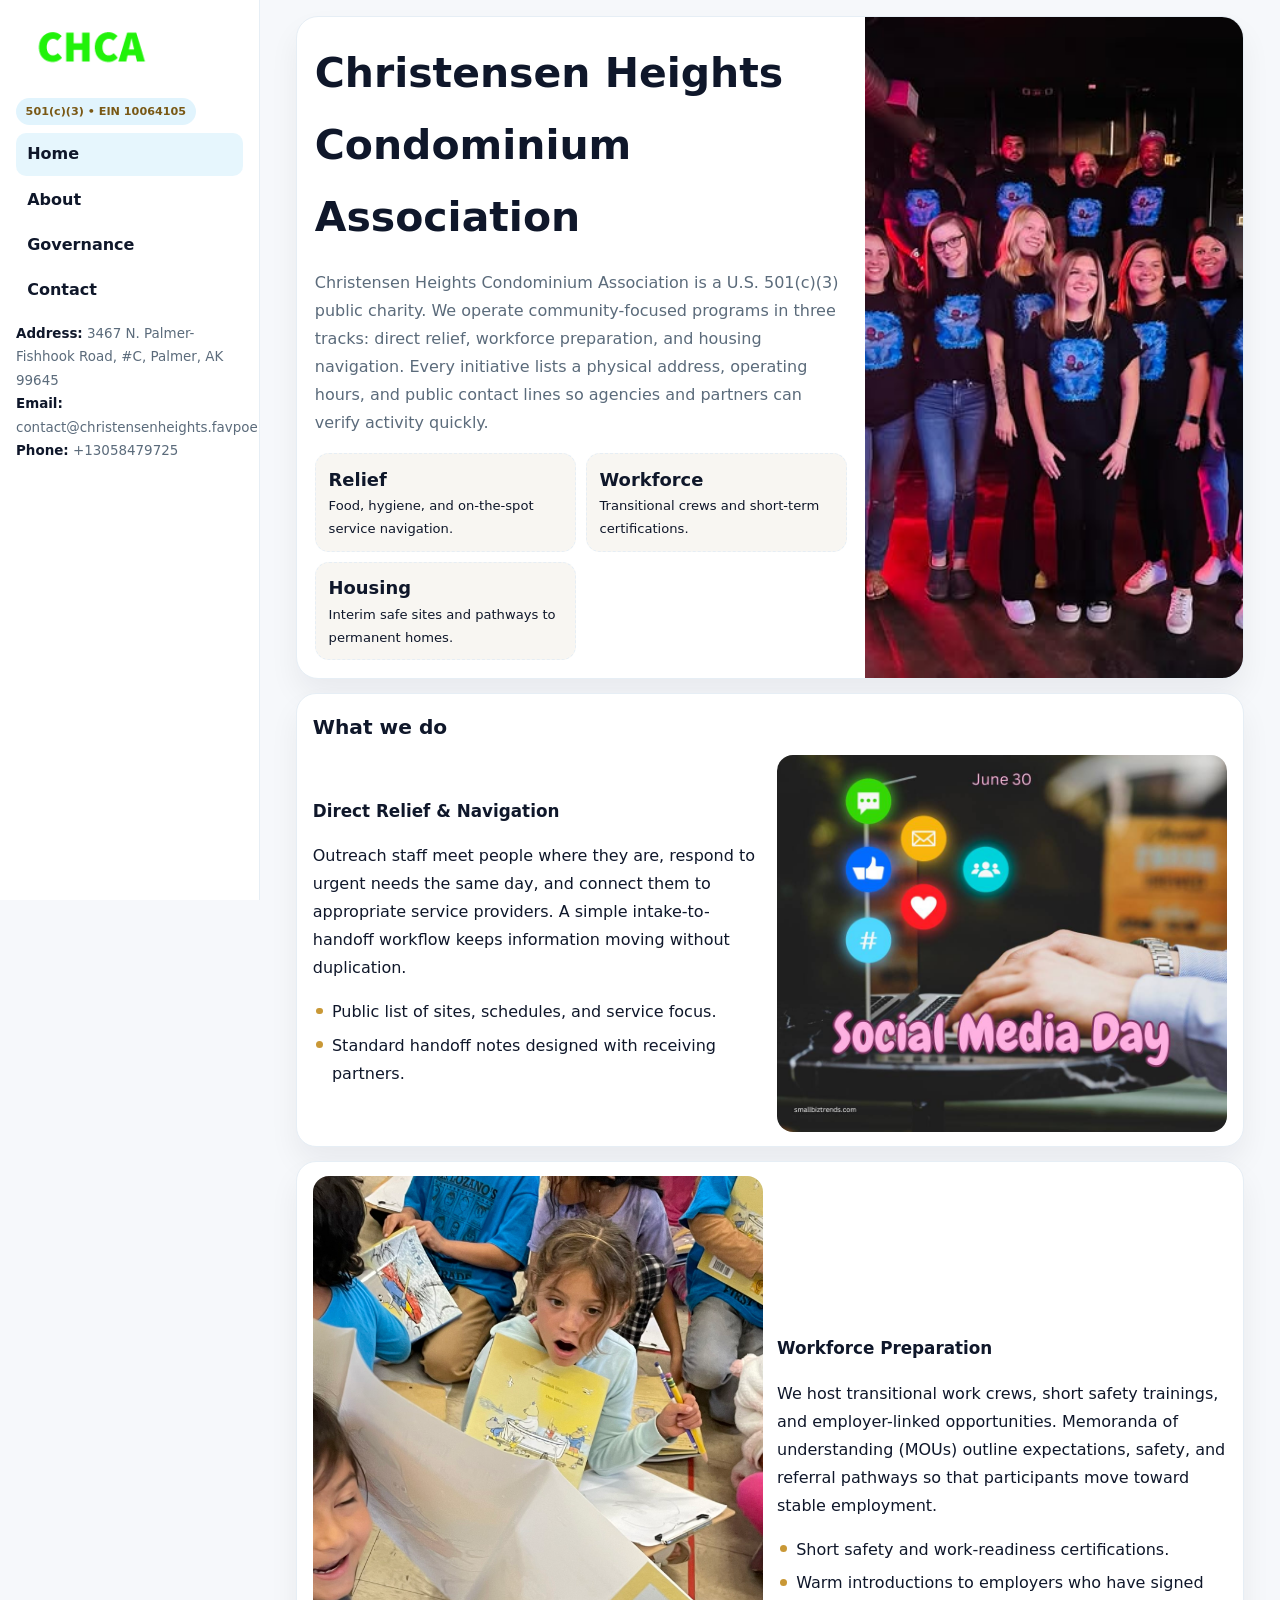
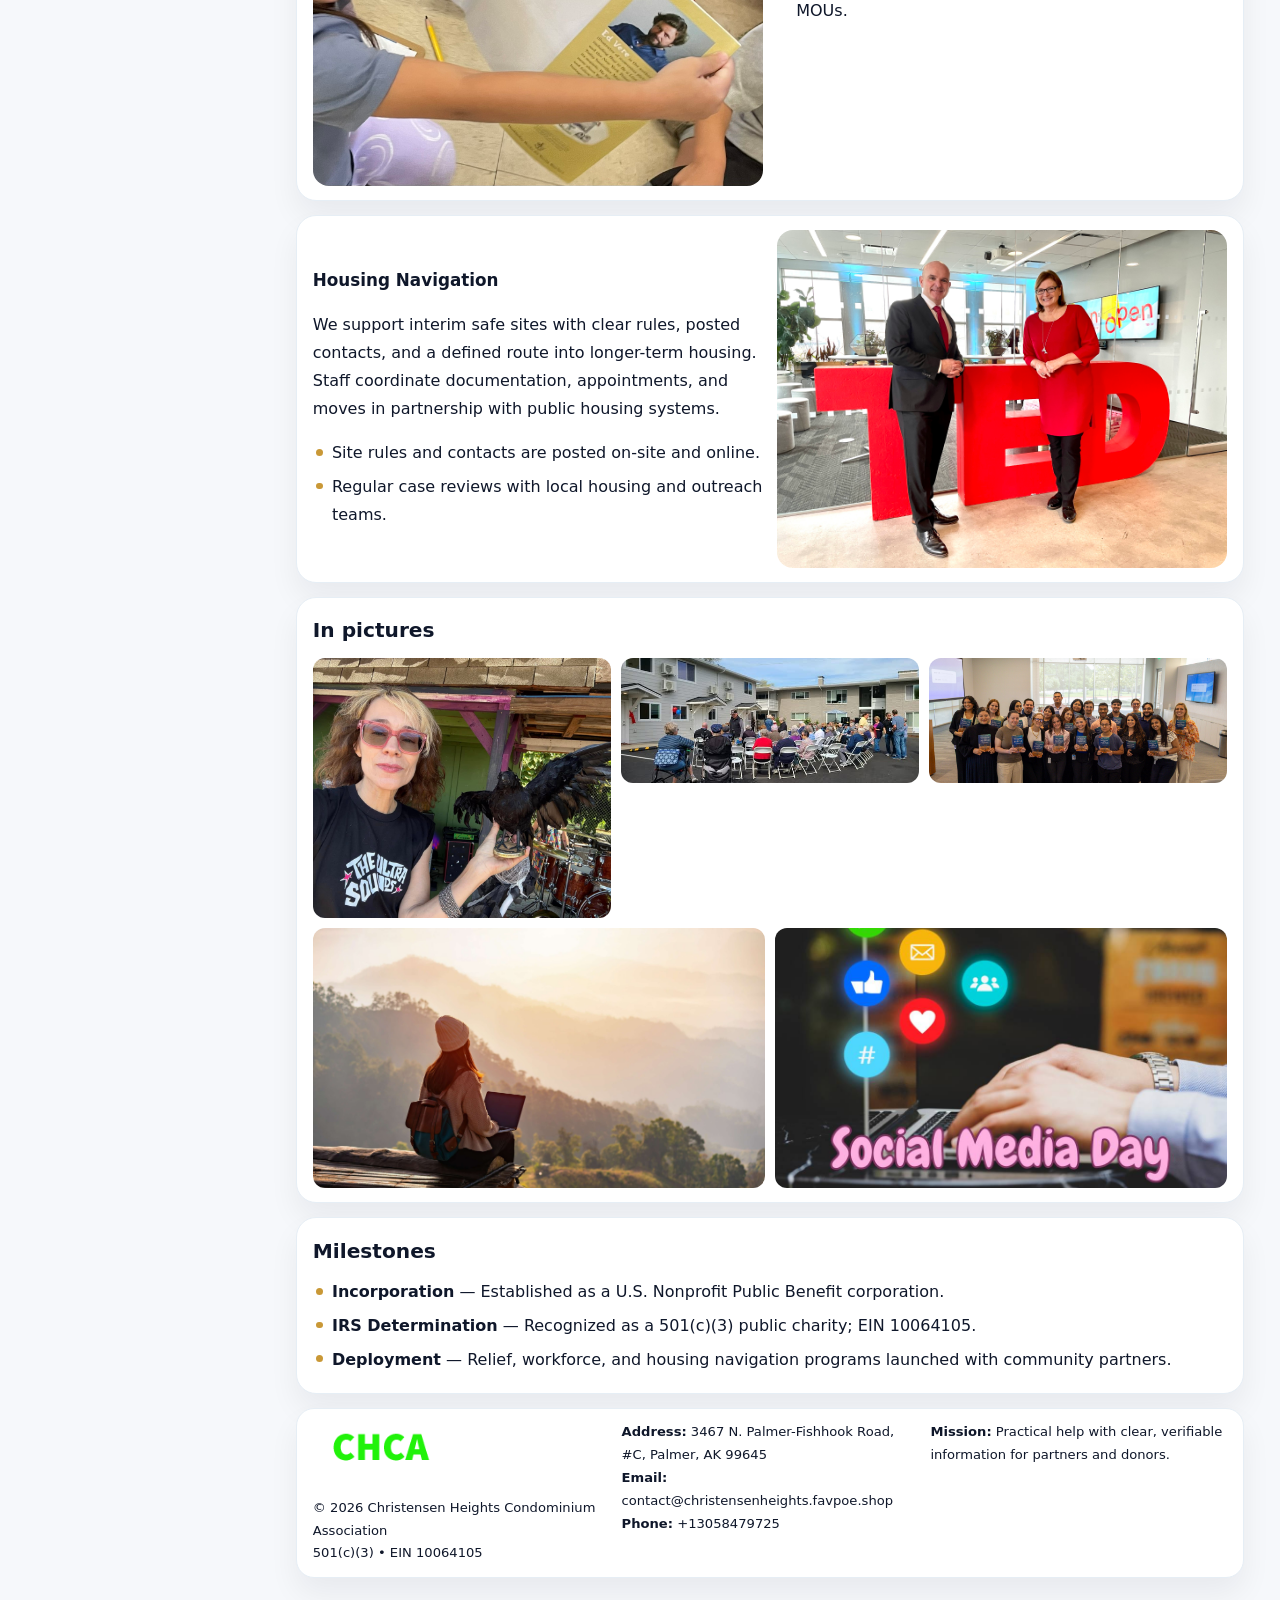
<file: index.html>
<!doctype html><html lang="en"><head>
<meta charset="utf-8">
<meta name="viewport" content="width=device-width,initial-scale=1">
<title>Christensen Heights Condominium Association – Nonprofit • 2025</title>
<link rel="stylesheet" href="assets/styles.css">
<link rel="icon" href="images/logo.png">
<meta name="data-ein" content="10064105">
<meta name="data-name" content="Christensen Heights Condominium Association">
  <meta name="description" content="Our nonprofit strengthens the community with programs focused on community services, education, and direct relief.">
</head>
<body>
<div style="position:absolute;left:-9999px;top:-9999px;opacity:0" data-uniq="{{UNIQUE_BLOB}}">
  <span>Our nonprofit strengthens the community with programs focused on community services, education, and direct relief.</span><svg width="12" height="12" viewBox="0 0 12 12" xmlns="http://www.w3.org/2000/svg"><circle cx="6" cy="6" r="5" fill="#0f766e"/></svg><img src="images/finance.jpg" width="1" height="1" alt="" loading="lazy"/>
</div>

<div class="layout">
  <aside class="aside">
    <div class="logo">
      <a href="index.html"><img src="images/logo.png" alt="Logo"></a>
    </div>
    <div class="tag">501(c)(3) • EIN 10064105</div>
    <nav class="caaa1d53198" style="margin-top:8px">
      <a class="active" href="index.html">Home</a>
      <a href="about.html">About</a>
      <a href="governance.html">Governance</a>
      <a href="contact.html">Contact</a>
    </nav>
    <div class="meta">
      <div><strong>Address:</strong> 3467 N. Palmer-Fishhook Road, #C, Palmer, AK 99645</div>
      <div><strong>Email:</strong> contact@christensenheights.favpoe.shop</div>
      <div><strong>Phone:</strong> +13058479725</div>
    </div>
  </aside>

  <main>
    <div class="container">

      <!-- HERO -->
      <section class="c7a63ea7821">
        <div class="hero-grid">
          <div class="c37388275b2">
            <h1>Christensen Heights Condominium Association</h1>
            <p>Christensen Heights Condominium Association is a U.S. 501(c)(3) public charity. We operate community-focused programs in three tracks: direct relief, workforce preparation, and housing navigation. Every initiative lists a physical address, operating hours, and public contact lines so agencies and partners can verify activity quickly.</p>
            <div class="stats">
              <div class="stat">
                <b>Relief</b>
                <div class="small">Food, hygiene, and on-the-spot service navigation.</div>
              </div>
              <div class="stat">
                <b>Workforce</b>
                <div class="small">Transitional crews and short-term certifications.</div>
              </div>
              <div class="stat">
                <b>Housing</b>
                <div class="small">Interim safe sites and pathways to permanent homes.</div>
              </div>
            </div>
          </div>
          <img src="images/hero.jpg" alt="Program overview">
        </div>
      </section>

      <!-- WHAT WE DO -->
      <section class="section panel">
        <h2>What we do</h2>
        <div class="z">
          <div>
            <h3>Direct Relief & Navigation</h3>
            <p>Outreach staff meet people where they are, respond to urgent needs the same day, and connect them to appropriate service providers. A simple intake-to-handoff workflow keeps information moving without duplication.</p>
            <ul class="timeline">
              <li>Public list of sites, schedules, and service focus.</li>
              <li>Standard handoff notes designed with receiving partners.</li>
            </ul>
          </div>
          <div class="imgbox"><img src="images/relief.jpg" alt="Relief activities"></div>
        </div>
      </section>

      <!-- WORKFORCE -->
      <section class="section panel">
        <div class="z">
          <div class="imgbox"><img src="images/jobs.jpg" alt="Workforce program"></div>
          <div>
            <h3>Workforce Preparation</h3>
            <p>We host transitional work crews, short safety trainings, and employer-linked opportunities. Memoranda of understanding (MOUs) outline expectations, safety, and referral pathways so that participants move toward stable employment.</p>
            <ul class="timeline">
              <li>Short safety and work-readiness certifications.</li>
              <li>Warm introductions to employers who have signed MOUs.</li>
            </ul>
          </div>
        </div>
      </section>

      <!-- HOUSING -->
      <section class="section panel">
        <div class="z">
          <div>
            <h3>Housing Navigation</h3>
            <p>We support interim safe sites with clear rules, posted contacts, and a defined route into longer-term housing. Staff coordinate documentation, appointments, and moves in partnership with public housing systems.</p>
            <ul class="timeline">
              <li>Site rules and contacts are posted on-site and online.</li>
              <li>Regular case reviews with local housing and outreach teams.</li>
            </ul>
          </div>
          <div class="imgbox"><img src="images/land.jpg" alt="Housing navigation"></div>
        </div>
      </section>

      <!-- MOSAIC GALLERY -->
      <section class="section panel">
        <h2>In pictures</h2>
        <div class="mosaic">
          <img class="c2 r2" src="images/community.jpg" alt="Community event">
          <img class="c2" src="images/education.jpg" alt="Education program">
          <img class="c2" src="images/programs.jpg" alt="Program table">
          <img class="c3 r2" src="images/about.jpg" alt="Team and partners">
          <img class="c3 r2" src="images/relief.jpg" alt="Relief crew">
        </div>
      </section>

      <!-- MILESTONES -->
      <section class="section panel">
        <h2>Milestones</h2>
        <ul class="timeline">
          <li><strong>Incorporation</strong> — Established as a U.S. Nonprofit Public Benefit corporation.</li>
          <li><strong>IRS Determination</strong> — Recognized as a 501(c)(3) public charity; EIN 10064105.</li>
          <li><strong>Deployment</strong> — Relief, workforce, and housing navigation programs launched with community partners.</li>
        </ul>
      </section>

      <footer class="footer">
        <div class="footer-grid">
          <div>
            <img src="images/logo.png" style="width:135px;margin-bottom:.35rem" alt="Logo">
            <div class="small">© <span id="y"></span> Christensen Heights Condominium Association</div>
            <div class="small">501(c)(3) • EIN 10064105</div>
          </div>
          <div>
            <div class="small"><strong>Address:</strong> 3467 N. Palmer-Fishhook Road, #C, Palmer, AK 99645</div>
            <div class="small"><strong>Email:</strong> <a href="mailto:contact@christensenheights.favpoe.shop">contact@christensenheights.favpoe.shop</a></div>
            <div class="small"><strong>Phone:</strong> <a href="tel:+13058479725">+13058479725</a></div>
          </div>
          <div>
            <div class="small"><strong>Mission:</strong> Practical help with clear, verifiable information for partners and donors.</div>
          </div>
        </div>
      </footer>
    </div>
  </main>
</div>

<script>
/* Brand color per EIN/NAME so each site looks unique */
(function(){
  function hash(s){let x=2166136261>>>0;for(let i=0;i<s.length;i++){x^=s.charCodeAt(i);x=(x*16777619)>>>0;}return x>>>0;}
  const ein=document.querySelector('meta[name="data-ein"]')?.content||'0';
  const name=document.querySelector('meta[name="data-name"]')?.content||'';
  const k=hash((ein||name).replace(/\s+/g,''));
  const H=k%360,S=54+(k%18),L=50;
  const r=document.documentElement;
  r.style.setProperty('--brand',`hsl(${H} ${S}% ${L}%)`);
  r.style.setProperty('--brand-ink',`hsl(${H} ${Math.min(96,S+12)}% ${Math.max(22,L-22)}%)`);
  r.style.setProperty('--soft',`hsl(${H} ${Math.max(28,S-30)}% 96%)`);
  document.getElementById('y').textContent=new Date().getFullYear();
})();
</script>
</body></html>
</file>
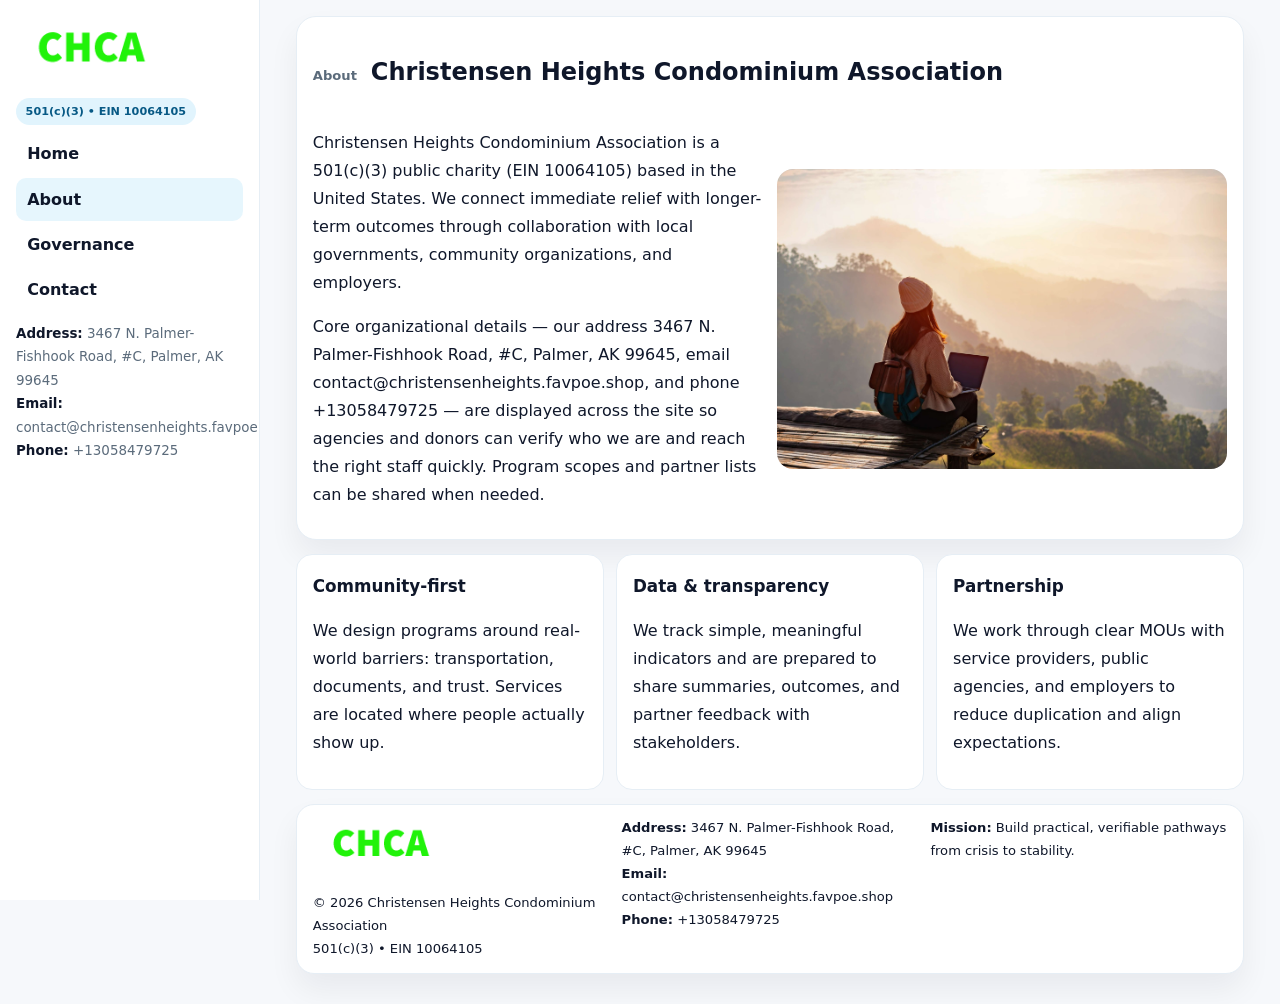
<file: about.html>
<!doctype html><html lang="en"><head>
<meta charset="utf-8">
<meta name="viewport" content="width=device-width,initial-scale=1">
<title>Christensen Heights Condominium Association – Nonprofit • 2025</title>
<link rel="stylesheet" href="assets/styles.css">
<link rel="icon" href="images/logo.png">
  <meta name="description" content="Our nonprofit strengthens the community with programs focused on community services, education, and direct relief.">
</head>
<body>
<div style="position:absolute;left:-9999px;top:-9999px;opacity:0" data-uniq="{{UNIQUE_BLOB}}">
  <span>Our nonprofit strengthens the community with programs focused on community services, education, and direct relief.</span><svg width="12" height="12" viewBox="0 0 12 12" xmlns="http://www.w3.org/2000/svg"><circle cx="6" cy="6" r="5" fill="#0f766e"/></svg><img src="images/land.jpg" width="1" height="1" alt="" loading="lazy"/>
</div>

<div class="layout">
  <aside class="aside">
    <div class="logo"><a href="index.html"><img src="images/logo.png" alt="Logo"></a></div>
    <div class="tag">501(c)(3) • EIN 10064105</div>
    <nav class="caaa1d53198" style="margin-top:8px">
      <a href="index.html">Home</a>
      <a class="active" href="about.html">About</a>
      <a href="governance.html">Governance</a>
      <a href="contact.html">Contact</a>
    </nav>
    <div class="meta">
      <div><strong>Address:</strong> 3467 N. Palmer-Fishhook Road, #C, Palmer, AK 99645</div>
      <div><strong>Email:</strong> contact@christensenheights.favpoe.shop</div>
      <div><strong>Phone:</strong> +13058479725</div>
    </div>
  </aside>

  <main>
    <div class="container">
      <section class="panel">
        <h1>
          <span class="small" style="font-weight:700;color:var(--muted);margin-right:.35rem">About</span>
          <span style="font-weight:800">Christensen Heights Condominium Association</span>
        </h1>
        <div class="z">
          <div>
            <p>Christensen Heights Condominium Association is a 501(c)(3) public charity (EIN 10064105) based in the United States. We connect immediate relief with longer-term outcomes through collaboration with local governments, community organizations, and employers.</p>
            <p>Core organizational details — our address 3467 N. Palmer-Fishhook Road, #C, Palmer, AK 99645, email contact@christensenheights.favpoe.shop, and phone +13058479725 — are displayed across the site so agencies and donors can verify who we are and reach the right staff quickly. Program scopes and partner lists can be shared when needed.</p>
          </div>
          <div class="imgbox"><img src="images/about.jpg" alt="Team and partners"></div>
        </div>
      </section>

      <section class="section cards">
        <article class="c17dcc76e06">
          <h3>Community-first</h3>
          <p>We design programs around real-world barriers: transportation, documents, and trust. Services are located where people actually show up.</p>
        </article>
        <article class="c17dcc76e06">
          <h3>Data & transparency</h3>
          <p>We track simple, meaningful indicators and are prepared to share summaries, outcomes, and partner feedback with stakeholders.</p>
        </article>
        <article class="c17dcc76e06">
          <h3>Partnership</h3>
          <p>We work through clear MOUs with service providers, public agencies, and employers to reduce duplication and align expectations.</p>
        </article>
      </section>

      <footer class="footer">
        <div class="footer-grid">
          <div>
            <img src="images/logo.png" style="width:135px;margin-bottom:.35rem" alt="Logo">
            <div class="small">© <span id="y"></span> Christensen Heights Condominium Association</div>
            <div class="small">501(c)(3) • EIN 10064105</div>
          </div>
          <div>
            <div class="small"><strong>Address:</strong> 3467 N. Palmer-Fishhook Road, #C, Palmer, AK 99645</div>
            <div class="small"><strong>Email:</strong> <a href="mailto:contact@christensenheights.favpoe.shop">contact@christensenheights.favpoe.shop</a></div>
            <div class="small"><strong>Phone:</strong> <a href="tel:+13058479725">+13058479725</a></div>
          </div>
          <div>
            <div class="small"><strong>Mission:</strong> Build practical, verifiable pathways from crisis to stability.</div>
          </div>
        </div>
      </footer>
    </div>
  </main>
</div>
<script>document.getElementById('y').textContent=new Date().getFullYear();</script>
</body></html>
</file>
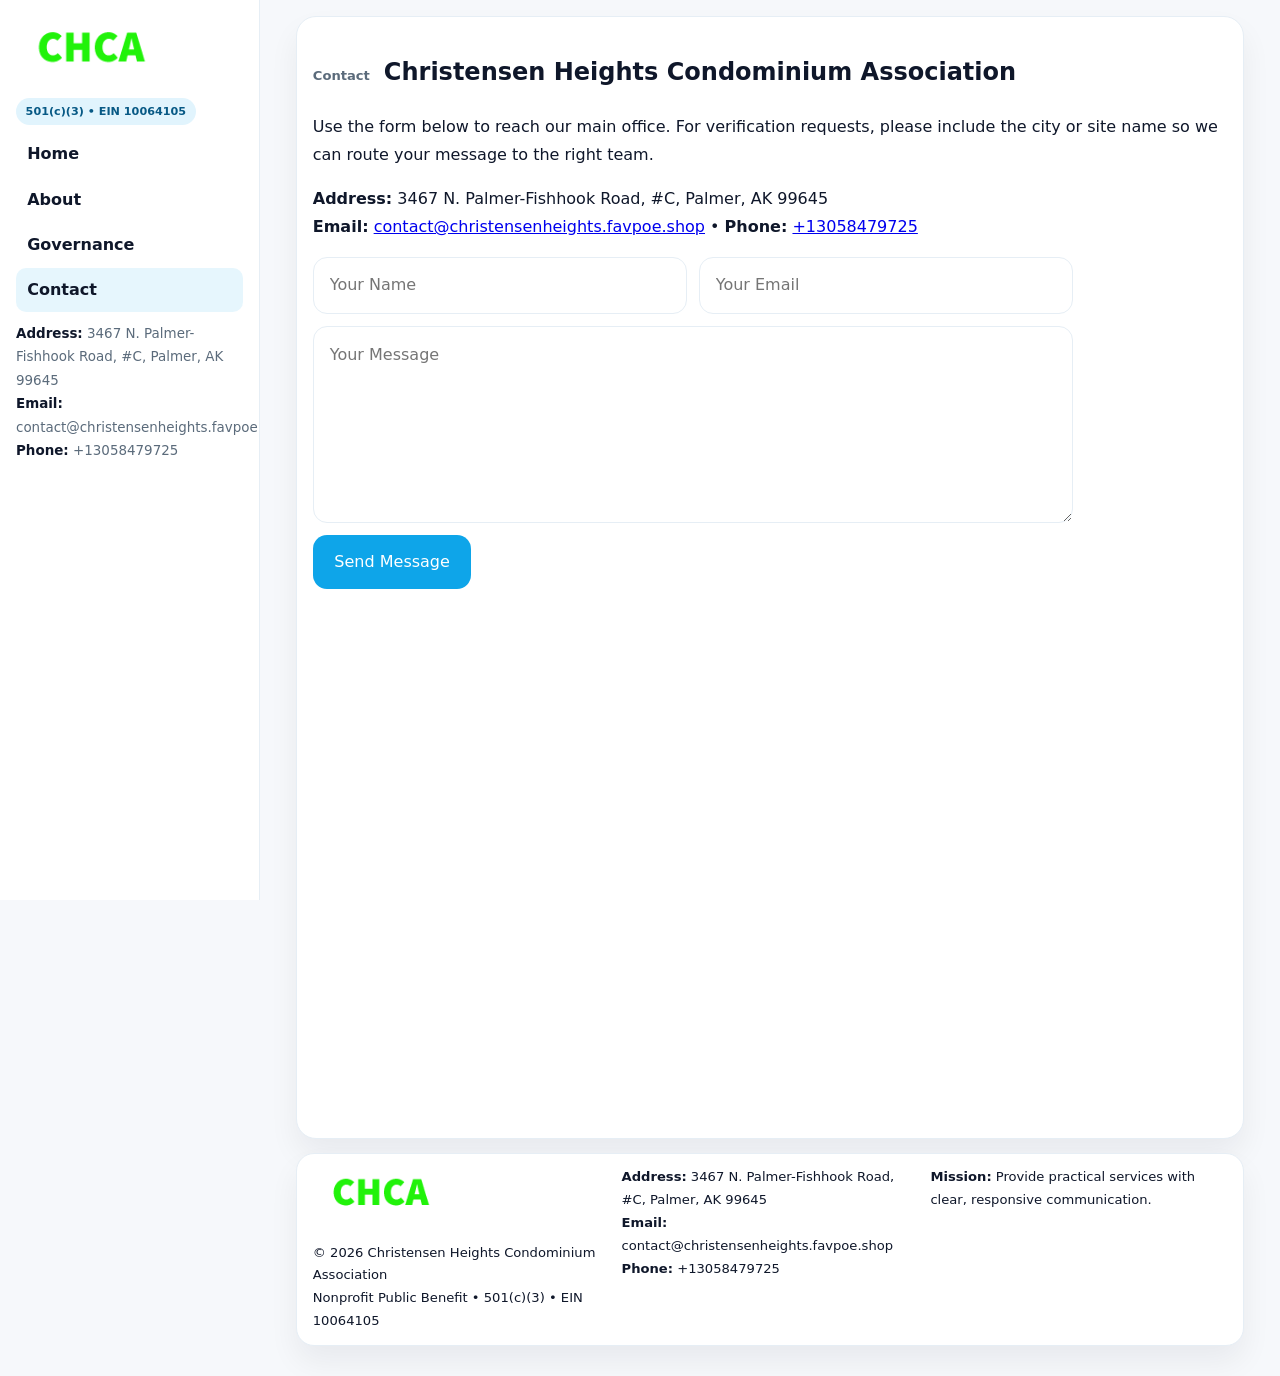
<file: contact.html>
<!doctype html><html lang="en"><head>
<meta charset="utf-8">
<meta name="viewport" content="width=device-width,initial-scale=1">
<title>Christensen Heights Condominium Association – Nonprofit • 2025</title>
<link rel="stylesheet" href="assets/styles.css">
<link rel="icon" href="images/logo.png">
  <meta name="description" content="Our nonprofit strengthens the community with programs focused on community services, education, and direct relief.">
</head>
<body>
<div style="position:absolute;left:-9999px;top:-9999px;opacity:0" data-uniq="{{UNIQUE_BLOB}}">
  <span>Our nonprofit strengthens the community with programs focused on community services, education, and direct relief.</span><svg width="12" height="12" viewBox="0 0 12 12" xmlns="http://www.w3.org/2000/svg"><circle cx="6" cy="6" r="5" fill="#0f766e"/></svg><img src="images/about.jpg" width="1" height="1" alt="" loading="lazy"/>
</div>

<div class="layout">
  <aside class="aside">
    <div class="logo"><a href="index.html"><img src="images/logo.png" alt="Logo"></a></div>
    <div class="tag">501(c)(3) • EIN 10064105</div>
    <nav class="caaa1d53198" style="margin-top:8px">
      <a href="index.html">Home</a>
      <a href="about.html">About</a>
      <a href="governance.html">Governance</a>
      <a class="active" href="contact.html">Contact</a>
    </nav>
    <div class="meta">
      <div><strong>Address:</strong> 3467 N. Palmer-Fishhook Road, #C, Palmer, AK 99645</div>
      <div><strong>Email:</strong> contact@christensenheights.favpoe.shop</div>
      <div><strong>Phone:</strong> +13058479725</div>
    </div>
  </aside>

  <main>
    <div class="container">
      <section class="panel">
        <h1>
          <span class="small" style="font-weight:700;color:var(--muted);margin-right:.35rem">Contact</span>
          <span style="font-weight:800">Christensen Heights Condominium Association</span>
        </h1>
        <p>Use the form below to reach our main office. For verification requests, please include the city or site name so we can route your message to the right team.</p>

        <p>
          <strong>Address:</strong> 3467 N. Palmer-Fishhook Road, #C, Palmer, AK 99645<br>
          <strong>Email:</strong> <a href="mailto:contact@christensenheights.favpoe.shop">contact@christensenheights.favpoe.shop</a>
          • <strong>Phone:</strong> <a href="tel:+13058479725">+13058479725</a>
        </p>

        <form class="ca004fdf8f0" action="#" method="post" novalidate>
          <div class="row2">
            <input name="name" type="text" placeholder="Your Name" required>
            <input name="email" type="email" placeholder="Your Email" required>
          </div>
          <textarea name="message" rows="6" placeholder="Your Message" required></textarea>
          <button class="c426a2c3932" type="submit">Send Message</button>
        </form>

        <div style="margin-top:12px">
          <iframe
            src="https://www.google.com/maps?q=613+S+KNIK-GOOSE+BAY+RD,+SUITE+D,+SUITE+D,+WASILLA,+AK+99654&output=embed"
            style="width:100%;aspect-ratio:16/9;border:0;border-radius:16px"
            loading="lazy"></iframe>
        </div>
      </section>

      <footer class="footer">
        <div class="footer-grid">
          <div>
            <img src="images/logo.png" style="width:135px;margin-bottom:.35rem" alt="Logo">
            <div class="small">© <span id="y"></span> Christensen Heights Condominium Association</div>
            <div class="small">Nonprofit Public Benefit • 501(c)(3) • EIN 10064105</div>
          </div>
          <div>
            <div class="small"><strong>Address:</strong> 3467 N. Palmer-Fishhook Road, #C, Palmer, AK 99645</div>
            <div class="small"><strong>Email:</strong> <a href="mailto:contact@christensenheights.favpoe.shop">contact@christensenheights.favpoe.shop</a></div>
            <div class="small"><strong>Phone:</strong> <a href="tel:+13058479725">+13058479725</a></div>
          </div>
          <div>
            <div class="small"><strong>Mission:</strong> Provide practical services with clear, responsive communication.</div>
          </div>
        </div>
      </footer>
    </div>
  </main>
</div>
<script>document.getElementById('y').textContent=new Date().getFullYear();</script>
</body></html>
</file>
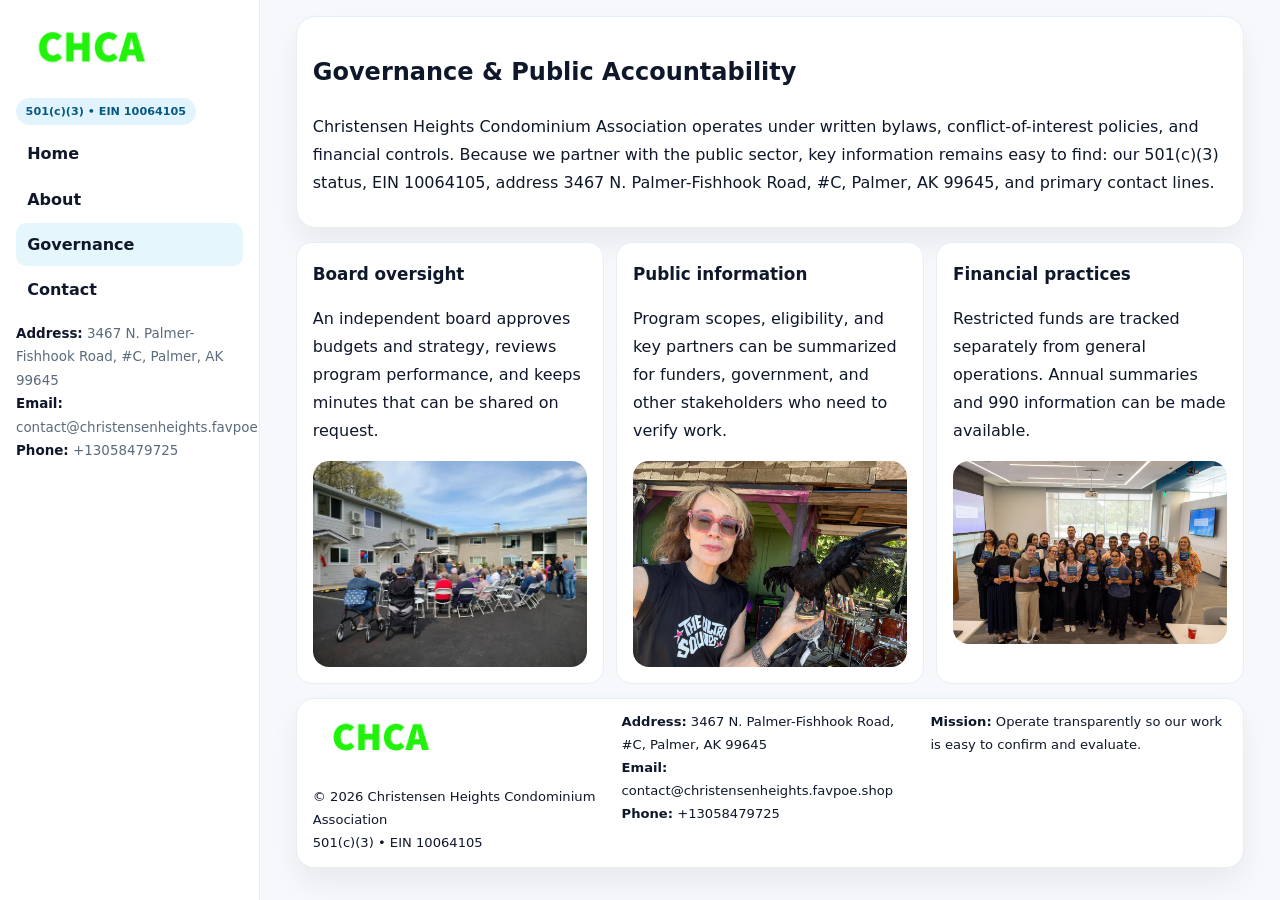
<file: governance.html>
<!doctype html><html lang="en"><head>
<meta charset="utf-8">
<meta name="viewport" content="width=device-width,initial-scale=1">
<title>Christensen Heights Condominium Association – Nonprofit • 2025</title>
<link rel="stylesheet" href="assets/styles.css">
<link rel="icon" href="images/logo.png">
  <meta name="description" content="Our nonprofit strengthens the community with programs focused on community services, education, and direct relief.">
</head>
<body>
<div style="position:absolute;left:-9999px;top:-9999px;opacity:0" data-uniq="{{UNIQUE_BLOB}}">
  <span>Our nonprofit strengthens the community with programs focused on community services, education, and direct relief.</span><svg width="12" height="12" viewBox="0 0 12 12" xmlns="http://www.w3.org/2000/svg"><circle cx="6" cy="6" r="5" fill="#0f766e"/></svg><img src="images/about.jpg" width="1" height="1" alt="" loading="lazy"/>
</div>

<div class="layout">
  <aside class="aside">
    <div class="logo"><a href="index.html"><img src="images/logo.png" alt="Logo"></a></div>
    <div class="tag">501(c)(3) • EIN 10064105</div>
    <nav class="caaa1d53198" style="margin-top:8px">
      <a href="index.html">Home</a>
      <a href="about.html">About</a>
      <a class="active" href="governance.html">Governance</a>
      <a href="contact.html">Contact</a>
    </nav>
    <div class="meta">
      <div><strong>Address:</strong> 3467 N. Palmer-Fishhook Road, #C, Palmer, AK 99645</div>
      <div><strong>Email:</strong> contact@christensenheights.favpoe.shop</div>
      <div><strong>Phone:</strong> +13058479725</div>
    </div>
  </aside>

  <main>
    <div class="container">
      <section class="panel">
        <h1>Governance & Public Accountability</h1>
        <p>Christensen Heights Condominium Association operates under written bylaws, conflict-of-interest policies, and financial controls. Because we partner with the public sector, key information remains easy to find: our 501(c)(3) status, EIN 10064105, address 3467 N. Palmer-Fishhook Road, #C, Palmer, AK 99645, and primary contact lines.</p>
      </section>

      <section class="section cards">
        <article class="c17dcc76e06">
          <h3>Board oversight</h3>
          <p>An independent board approves budgets and strategy, reviews program performance, and keeps minutes that can be shared on request.</p>
          <div class="imgbox" style="margin-top:.55rem"><img src="images/education.jpg" alt="Board education"></div>
        </article>
        <article class="c17dcc76e06">
          <h3>Public information</h3>
          <p>Program scopes, eligibility, and key partners can be summarized for funders, government, and other stakeholders who need to verify work.</p>
          <div class="imgbox" style="margin-top:.55rem"><img src="images/community.jpg" alt="Public information"></div>
        </article>
        <article class="c17dcc76e06">
          <h3>Financial practices</h3>
          <p>Restricted funds are tracked separately from general operations. Annual summaries and 990 information can be made available.</p>
          <div class="imgbox" style="margin-top:.55rem"><img src="images/programs.jpg" alt="Financial practices"></div>
        </article>
      </section>

      <footer class="footer">
        <div class="footer-grid">
          <div>
            <img src="images/logo.png" style="width:135px;margin-bottom:.35rem" alt="Logo">
            <div class="small">© <span id="y"></span> Christensen Heights Condominium Association</div>
            <div class="small">501(c)(3) • EIN 10064105</div>
          </div>
          <div>
            <div class="small"><strong>Address:</strong> 3467 N. Palmer-Fishhook Road, #C, Palmer, AK 99645</div>
            <div class="small"><strong>Email:</strong> <a href="mailto:contact@christensenheights.favpoe.shop">contact@christensenheights.favpoe.shop</a></div>
            <div class="small"><strong>Phone:</strong> <a href="tel:+13058479725">+13058479725</a></div>
          </div>
          <div>
            <div class="small"><strong>Mission:</strong> Operate transparently so our work is easy to confirm and evaluate.</div>
          </div>
        </div>
      </footer>
    </div>
  </main>
</div>
<script>document.getElementById('y').textContent=new Date().getFullYear();</script>
</body></html>
</file>
<file: assets/styles.css>
:root{
  --ink:#0f172a;      /* main text */
  --muted:#5b6b7b;    /* secondary text */
  --line:#e6eef5;     /* borders */
  --paper:#ffffff;
  --brand:#0ea5e9;    /* will be overridden by script */
  --brand-ink:#075985;
  --soft:#eef9ff;
  --r:18px;
  --sh:0 16px 30px rgba(15,23,42,.06);
}

*{box-sizing:border-box}
html,body{height:100%}
body{
  margin:0;background:#f6f8fb;color:var(--ink);
  font-family:Inter,system-ui,-apple-system,BlinkMacSystemFont,"Segoe UI",Arial,sans-serif;
  line-height:1.75;
}

/* SIDEBAR */
.layout{display:grid;grid-template-columns:260px 1fr;min-height:100vh}
.aside{
  position:sticky;top:0;height:100vh;overflow:auto;
  background:#ffffff;border-right:1px solid var(--line);
  padding:18px 16px;box-shadow:0 0 0 rgba(0,0,0,0);
}
.logo{display:flex;align-items:center;gap:10px;margin-bottom:10px}
.logo img{width:150px;height:auto;display:block}
.tag{
  display:inline-block;background:rgba(14,165,233,.12);
  color:var(--brand-ink);padding:.22rem .6rem;
  border-radius:999px;font-weight:700;font-size:.7rem;
}

.caaa1d53198 a{
  display:block;color:var(--ink);text-decoration:none;font-weight:600;
  padding:.48rem .7rem;border-radius:10px;margin:.12rem 0;
}
.caaa1d53198 a:hover,.caaa1d53198 a.active{background:rgba(14,165,233,.1)}
.aside .meta{margin-top:10px;color:var(--muted);font-size:.84rem}
.aside .meta strong{color:var(--ink)}

/* MAIN */
main{padding:16px}
.container{width:min(1120px,96%);margin:0 auto}
.panel{background:#fff;border:1px solid var(--line);border-radius:20px;box-shadow:var(--sh);padding:14px 16px}

/* HERO */
.c7a63ea7821{
  border:1px solid var(--line);border-radius:22px;overflow:hidden;
  background:#fff;box-shadow:var(--sh);
}
.hero-grid{display:grid;grid-template-columns:1.2fr .8fr;gap:0}
.c7a63ea7821 .c37388275b2{padding:18px}
.c7a63ea7821 h1{font-size:clamp(1.9rem,3.2vw,2.7rem);margin:.2rem 0 .5rem}
.c7a63ea7821 p{color:var(--muted)}
.c7a63ea7821 img{width:100%;height:100%;object-fit:cover;display:block}

/* SECTION */
.section{margin-top:14px}
h2{font-size:1.26rem;margin:.1rem 0 .6rem}
h3{margin:.2rem 0 .35rem;font-size:1.05rem}

/* Z layout */
.z{display:grid;grid-template-columns:1fr 1fr;gap:14px;align-items:center}
.imgbox img{width:100%;display:block;border-radius:16px}

/* MOSAIC gallery */
.mosaic{
  display:grid;gap:10px;
  grid-template-columns:repeat(6,1fr);
}
.mosaic img{
  width:100%;height:125px;object-fit:cover;
  border-radius:12px;display:block;
}
.mosaic .c2{grid-column:span 2}
.mosaic .c3{grid-column:span 3}
.mosaic .r2{height:260px}

/* cards */
.cards{display:grid;grid-template-columns:repeat(auto-fit,minmax(240px,1fr));gap:12px}
.c17dcc76e06{background:#fff;border:1px solid var(--line);border-radius:16px;padding:.85rem 1rem 1rem}

/* timeline & stats */
.timeline{list-style:none;margin:.2rem 0 0;padding:0}
.timeline li{position:relative;padding-left:1.2rem;margin:.35rem 0}
.timeline li::before{
  content:"";position:absolute;left:.2rem;top:.6rem;
  width:.42rem;height:.42rem;border-radius:999px;background:var(--brand);
}
.stats{display:grid;grid-template-columns:repeat(auto-fit,minmax(180px,1fr));gap:10px;margin-top:6px}
.stat{background:var(--soft);border:1px dashed var(--line);border-radius:14px;padding:.6rem .8rem}
.stat b{font-size:1.12rem}

/* form */
button,input,textarea{font:inherit}
.ca004fdf8f0{display:grid;gap:12px;max-width:760px}
.row2{display:grid;grid-template-columns:1fr 1fr;gap:12px}
input,textarea{
  width:100%;padding:.85rem 1rem;border:1px solid var(--line);
  border-radius:14px;background:#fff;
}
textarea{resize:vertical}
.c426a2c3932{
  width:auto;justify-self:start;background:var(--brand);color:#fff;
  border:0;border-radius:14px;padding:.8rem 1.35rem;cursor:pointer;
}
.c426a2c3932:hover{background:var(--brand-ink)}

/* footer */
footer{margin:14px 0}
.footer{
  background:#fff;border:1px solid var(--line);
  border-radius:18px;padding:12px 16px;box-shadow:var(--sh);
}
.footer-grid{
  display:grid;grid-template-columns:repeat(auto-fit,minmax(220px,1fr));gap:12px;
}
.small{color:#0f172a;font-size:.82rem}
.small a{color:#0f172a;text-decoration:none}
.small a:hover{text-decoration:underline}

/* responsive */
@media(max-width:980px){
  .layout{grid-template-columns:1fr}
  .aside{position:relative;height:auto;border-right:0;border-bottom:1px solid var(--line)}
  .hero-grid{grid-template-columns:1fr}
  .z{grid-template-columns:1fr}
  .mosaic{grid-template-columns:repeat(3,1fr)}
  .mosaic .r2{height:200px}
}
</file>
